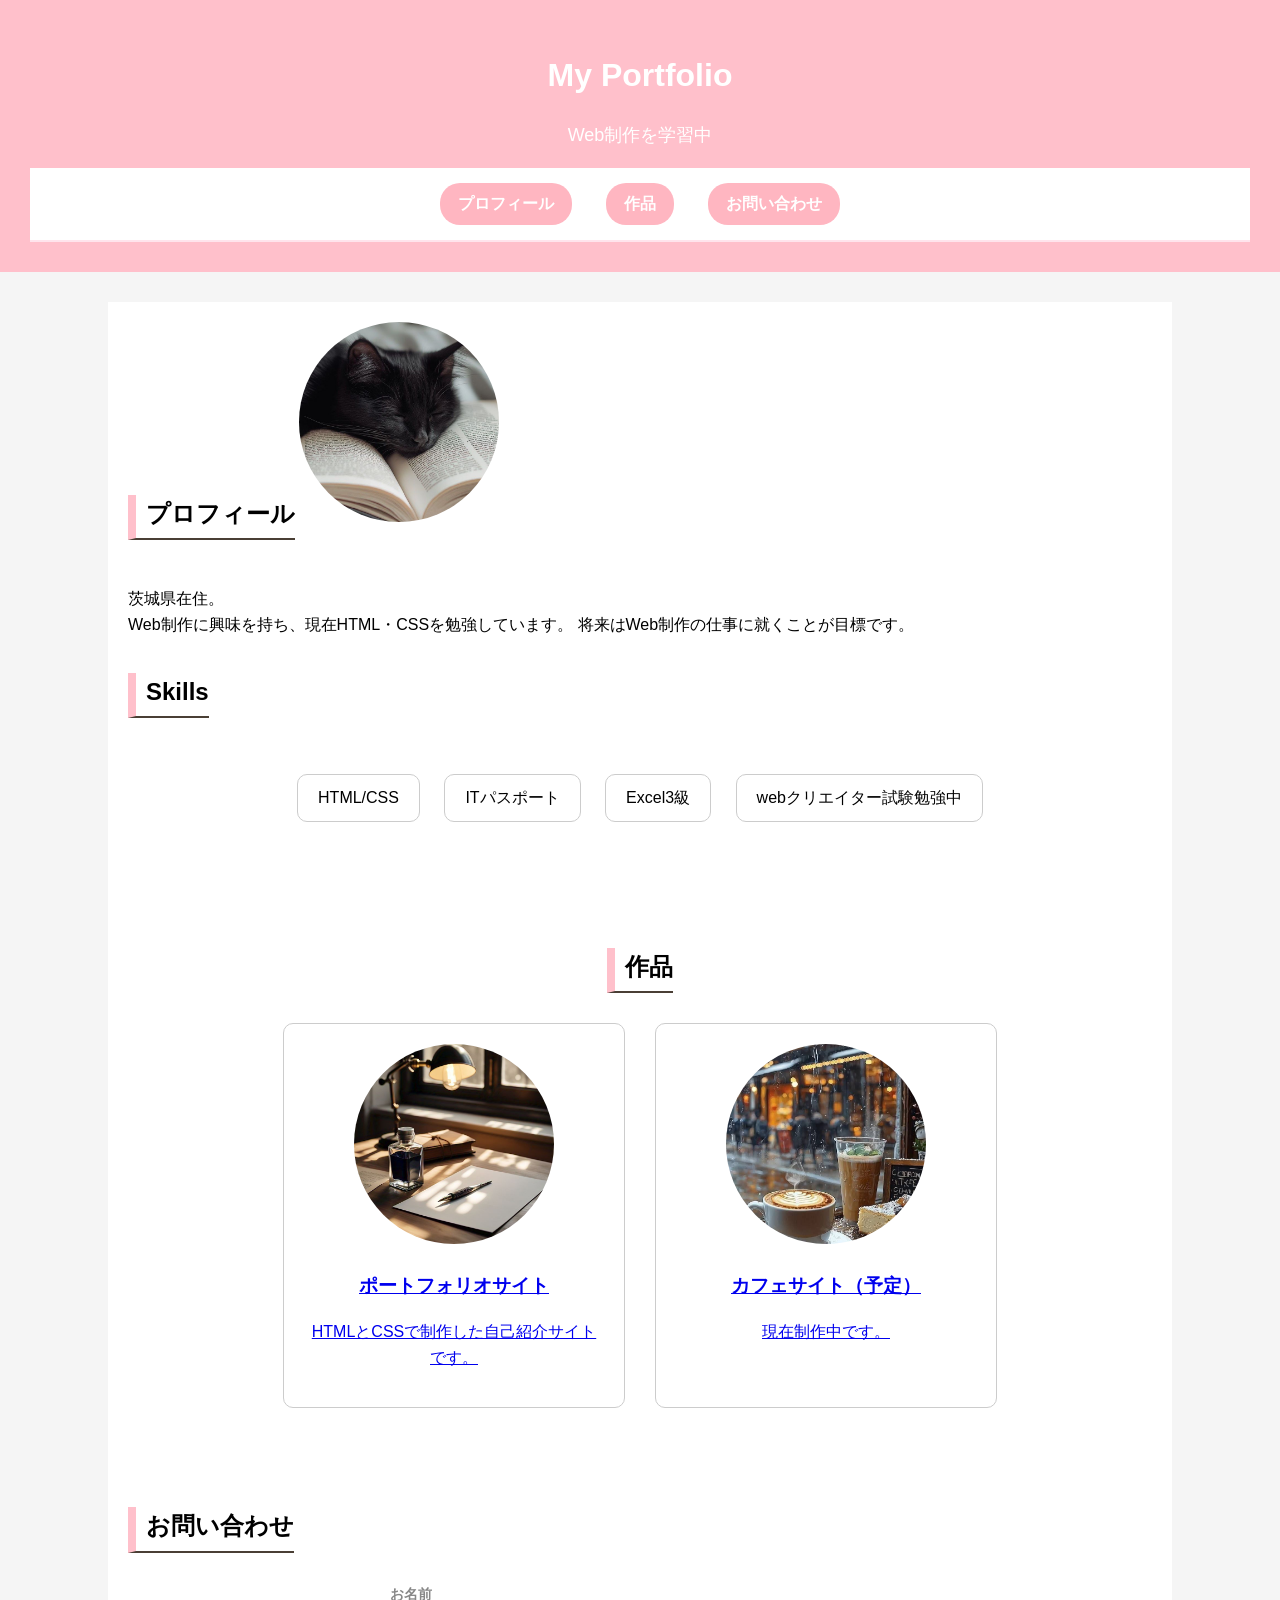
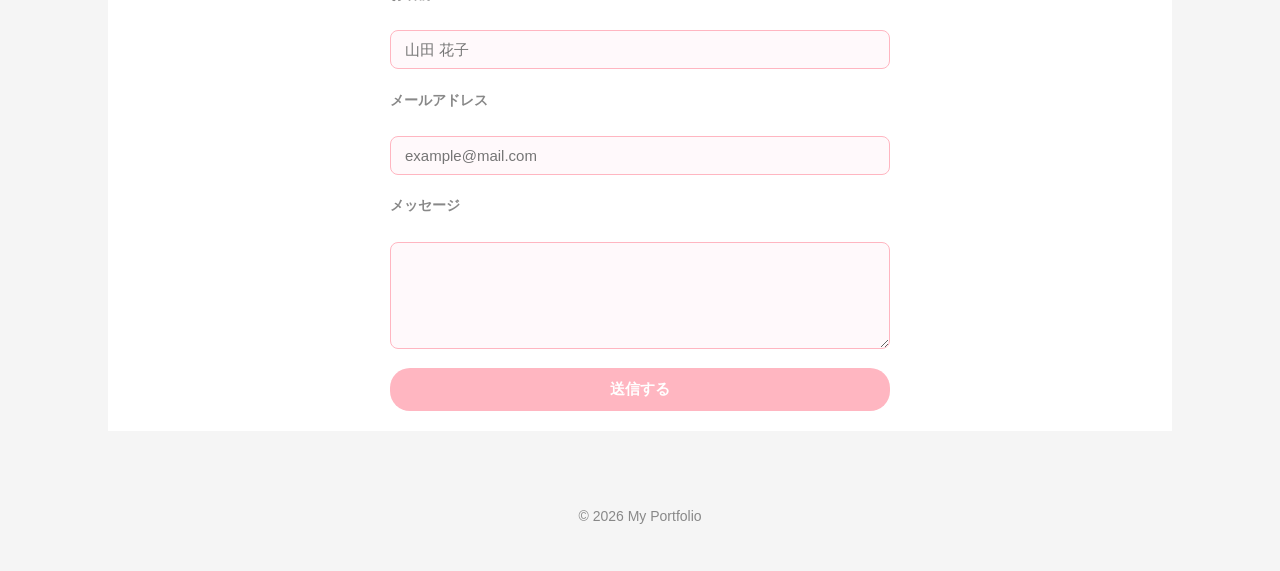
<file: index.html>
<!DOCTYPE html>
<html lang="ja">
<head>
  <meta charset="UTF-8">
  <meta name="viewport" content="width=device-width, initial-scale=1.0">
  <title>mikiのポートフォリオ</title>
  <link rel="stylesheet" href="css/style.css">
</head>
<body class="index">
  <header>
  <h1>My Portfolio</h1>
<p>Web制作を学習中</p>

  <nav>
    <a href="#profile">プロフィール</a>
    <a href="#works">作品</a>
    <a href="#contact">お問い合わせ</a>
  </nav>
</header>

<main>
  <section id="profile">
    <h2>プロフィール</h2>
    <img class="profile-img" src="images/black-cat.jpg" alt="プロフィール写真">
    <p>茨城県在住。<br>
      Web制作に興味を持ち、現在HTML・CSSを勉強しています。
      将来はWeb制作の仕事に就くことが目標です。
    </p>
  </section>

  <section>
  <h2>Skills</h2>
  <ul>
    <li>HTML/CSS</li>
    <li>ITパスポート</li>
    <li>Excel3級</li>
    <li>webクリエイター試験勉強中</li>
  </ul>
</section>

  <section id="works">
  <h2>作品</h2>

  <div class="works-container">

    <a href="portfolio.html" class="work-card">
  <img src="images/portforio.jpg" alt="ポートフォリオ">
  <h3>ポートフォリオサイト</h3>
  <p>HTMLとCSSで制作した自己紹介サイトです。</p>
</a>

    <a href="cafe.html" class="work-card">
      <img src="images/cafe.jpg" alt="カフェサイト">
      <h3>カフェサイト（予定）</h3>
      <p>現在制作中です。</p>
    </a>     
  


  </div>  



</section>

<section id="contact">
  <h2>お問い合わせ</h2>
</section>

<form>
  <label>お名前</label>
  <input type="text" placeholder="山田 花子">

  <label>メールアドレス</label>
  <input type="email" placeholder="example@mail.com">

  <label>メッセージ</label>
  <textarea rows="5"></textarea>

  <button type="submit">送信する</button>
</form>

</main>

<footer>
  <p>© 2026 My Portfolio</p>
</footer>
  
</body>
</html>
</file>
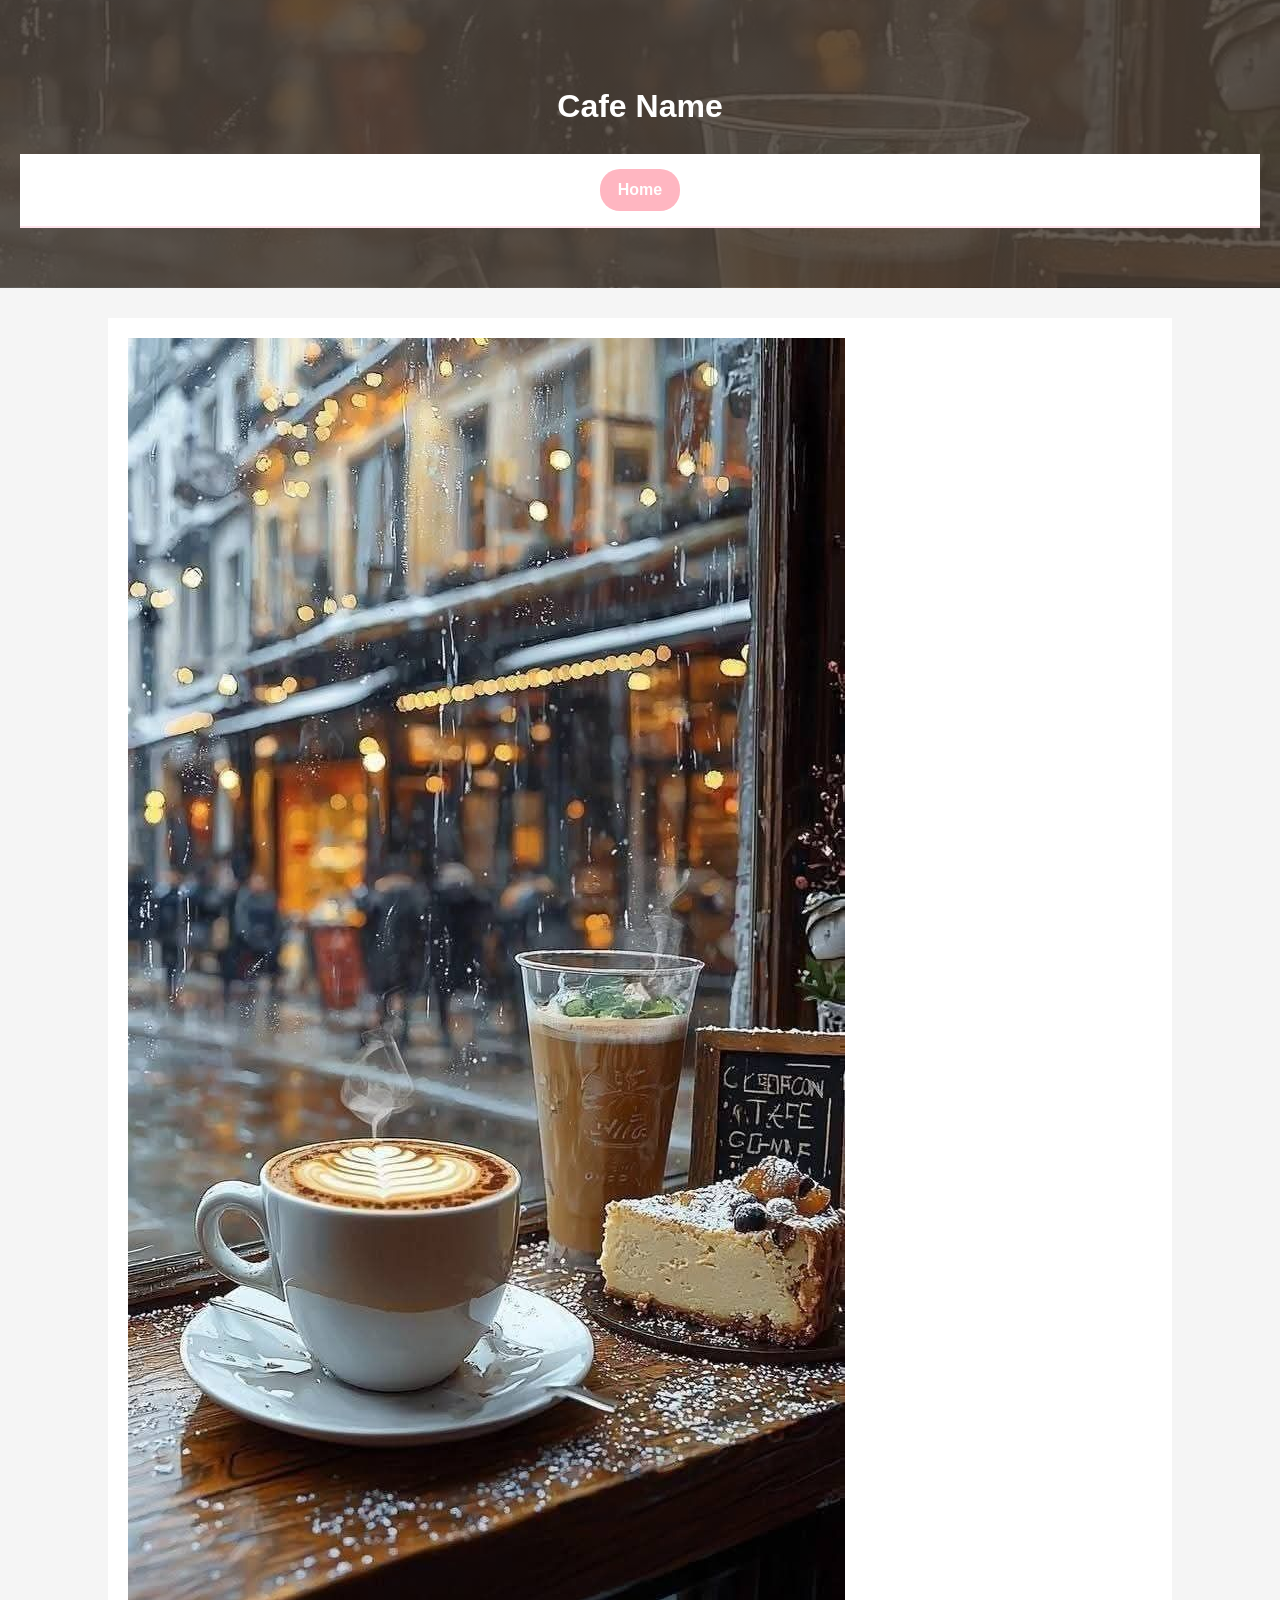
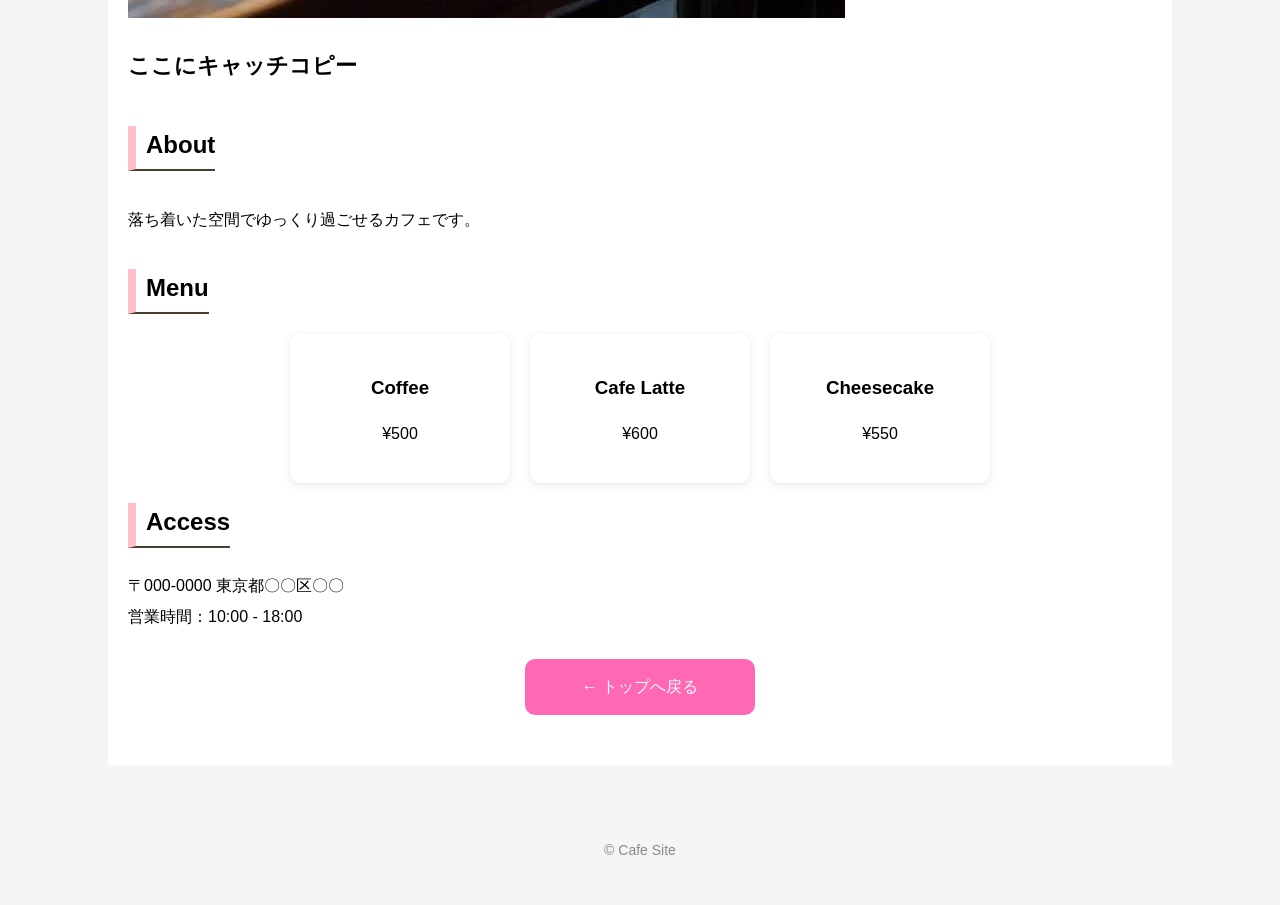
<file: cafe.html>
<!DOCTYPE html>
<html lang="ja">
<head>
  <meta charset="UTF-8">
  <meta name="viewport" content="width=device-width, initial-scale=1.0">
  <title>Cafe Site</title>
  <link rel="stylesheet" href="css/style.css">
</head>

<body class="cafe">

<header>
  <h1>Cafe Name</h1>
  <nav>
    <a href="index.html">Home</a>
  </nav>
</header>

<main>

  <section id="hero">

    <img src="images/cafe.jpg" alt="カフェの写真" class="cafe-img">
    <p>ここにキャッチコピー</p>

  </section>

  <section id="about">
    <h2>About</h2>
    <p>落ち着いた空間でゆっくり過ごせるカフェです。</p>
  </section>

  <section id="menu">
  <h2>Menu</h2>

  <div class="menu-container">

    <div class="menu-card">
      <h3>Coffee</h3>
      <p>¥500</p>
    </div>

    <div class="menu-card">
      <h3>Cafe Latte</h3>
      <p>¥600</p>
    </div>

    <div class="menu-card">
      <h3>Cheesecake</h3>
      <p>¥550</p>
    </div>

  </div>
</section>

  <section id="access">
    <h2>Access</h2>
    <p>〒000-0000 東京都〇〇区〇〇</p>
    <p>営業時間：10:00 - 18:00</p>
  </section>

  <a href="index.html" class="back-btn">← トップへ戻る</a>

</main>

<footer>
  <p>© Cafe Site</p>
</footer>

</body>
</html>
</file>
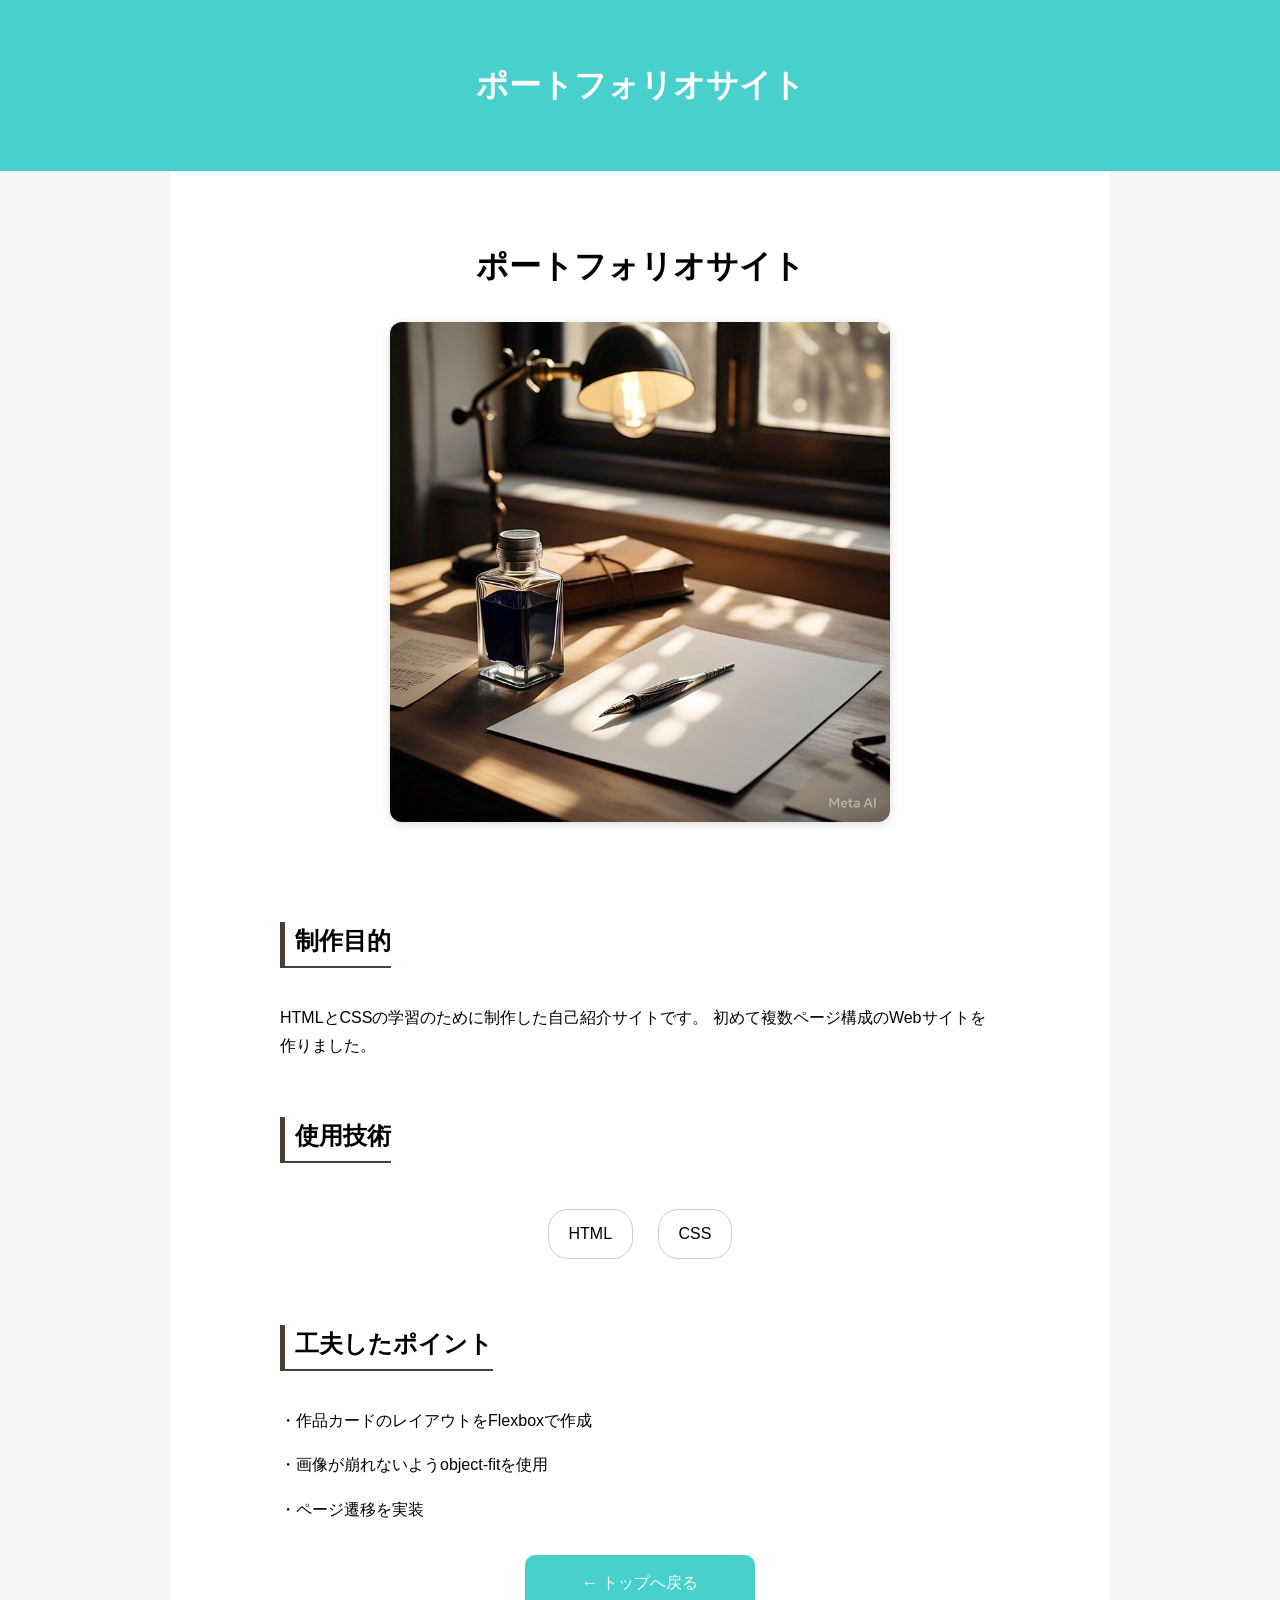
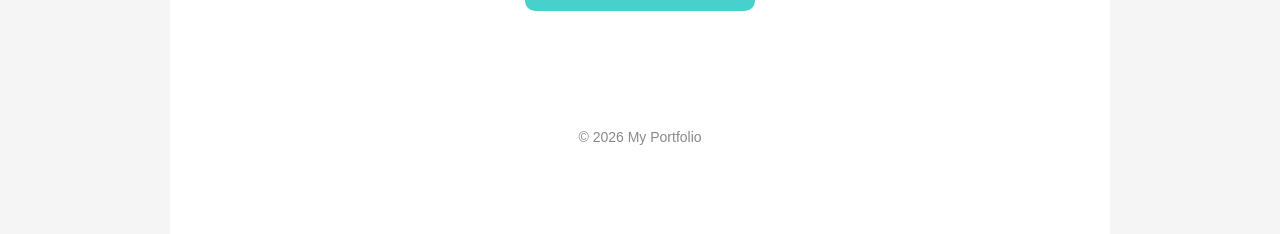
<file: portfolio.html>
<!DOCTYPE html>
<html lang="ja">
<head>
  <meta charset="UTF-8">
  <meta name="viewport" content="width=device-width, initial-scale=1.0">
  <title>ポートフォリオサイト</title>
  <link rel="stylesheet" href="css/style.css">
</head>

<body class="portfolio">

<header>
  <h1>ポートフォリオサイト</h1>
</header>

<main>  
<h1>ポートフォリオサイト</h1>

<img src="images/portforio.jpg" alt="サイト画像" class="detail-img">


<main>

<h2>制作目的</h2>
<p>
HTMLとCSSの学習のために制作した自己紹介サイトです。
初めて複数ページ構成のWebサイトを作りました。
</p>

<h2>使用技術</h2>
<ul class="skill-list">
  <li>HTML</li>
  <li>CSS</li>
</ul>

<h2>工夫したポイント</h2>
<p>・作品カードのレイアウトをFlexboxで作成</p>  
<p>・画像が崩れないようobject-fitを使用</p>  
<p>・ページ遷移を実装</p>

<a href="index.html" class="back-btn">← トップへ戻る</a>

</main>

<footer>
  <p>© 2026 My Portfolio</p>
</footer>

</body>
</html>
</file>
<file: css/style.css>
/* 全体設定 */
html {
  scroll-behavior: smooth;
}

body {
  background-color: #f5f5f5;
  font-family: sans-serif;
  margin: 0;
}

header {
  background-color: pink;
  color: white;
  text-align: center;
  padding: 30px;
}

main {
  background-color: white;
  width: 80%;
  margin: 30px auto;
  padding: 20px;
}

h2 {
  border-left: 8px solid pink;
  padding-left: 10px;
}

footer {
  text-align: center;
  padding: 20px;
  color: gray;
}

/* プロフィール画像 */
.profile-img {
  width: 200px;
  height: 200px;
  border-radius: 50%;
  object-fit: cover;
}

/* ナビ */
nav {
  text-align: center;
}

nav a {
  display: inline-block;
  margin: 10px;
}

/* スキル */
ul {
  list-style: none;
  padding: 0;
  text-align: center;
}

li {
  display: inline-block;
  border: 1px solid #ccc;
  padding: 10px 20px;
  margin: 10px;
  border-radius: 10px;
}

/* ===== Works ===== */
#works {
  padding: 80px 20px;
  text-align: center;
}

.works-container {
  display: flex;
  justify-content: center;
  gap: 30px;
  flex-wrap: wrap;
}

.work-card {
  width: 300px;
  border: 1px solid #ccc;
  padding: 20px;
  border-radius: 10px;
  background: white;
}

.work-card img {
  width: 200px;
  height: 200px;
  border-radius: 50%;
  object-fit: cover;
}

/* ===== ナビを可愛く ===== */

nav {
  background: white;
  padding: 15px;
  border-bottom: 2px solid #ffe4ec;
}

nav a {
  display: inline-block;
  margin: 0 15px;
  padding: 8px 18px;
  background: #ffb6c1;
  color: white;
  text-decoration: none;
  border-radius: 20px;
  font-weight: bold;
  transition: 0.3s;
}

/* ホバー効果（超大事✨） */
nav a:hover {
  background: hotpink;
  transform: translateY(-2px);
}

.work-card a {
  text-decoration: none;
  color: black;
  display: block;
}

.work-card:hover {
  transform: translateY(-5px);
  transition: 0.3s;
}

.back-btn {
  display: block;
  width: 200px;
  margin: 30px auto;
  padding: 15px;
  background-color:hotpink;
  color: white;
  text-align: center;
  text-decoration: none;
  border-radius: 10px;
}

.work-card {
  transition: 0.3s;
}

.work-card:hover {
  transform: translateY(-8px);
  box-shadow: 0 10px 25px rgba(0,0,0,0.15);
}

.skill-list li{
  display:inline-block;
  margin:10px;
  padding:10px 20px;
  border:1px solid #ccc;
  border-radius:20px;
}

footer{
  text-align:center;
  padding:30px;
  color:#888;
  font-size:14px;
}

header p{
  margin-top:10px;
  font-size:18px;
}

/* カフェ全体の余白と見た目を整える */
main {
  background: #fff;
}

/* セクションの見出しを整える */
h2 {
  border-bottom: 2px solid #4a3f35;
  padding-bottom: 5px;
  display: inline-block;
}

/* アクセスを少し見やすく */
#access p {
  margin: 5px 0;
}

#hero p {
  font-size: 1.4rem;
  font-weight: bold;
}

header nav {
  margin-top: 10px;
}

header nav a:hover {
  text-decoration: underline;
}

/* 横並びレイアウト */
.menu-container {
  display: flex;
  gap: 20px;
  justify-content: center;
  flex-wrap: wrap;
}

/* カード本体 */
.menu-card {
  background: white;
  width: 180px;
  padding: 20px;
  text-align: center;
  border-radius: 10px;
  box-shadow: 0 2px 8px rgba(0,0,0,0.1);
  transition: 0.2s;
}

/* ホバーでちょい浮く */
.menu-card:hover {
  transform: translateY(-5px);
}

.cafe header {
  background: linear-gradient(
    rgba(74, 63, 53, 0.85),
    rgba(74, 63, 53, 0.85)
  ),
  url("../images/cafe.jpg");
  background-size: cover;
  background-position: center;
  color: white;
  padding: 60px 20px;
}

body {
  margin: 0;
  font-family: Arial, sans-serif;
  line-height: 1.6;
}

.index h1 {
  font-size: 2rem;
  text-align: center;
  margin: 20px 0;
}

.index h2 {
  text-align: center;
  margin-bottom: 30px;
}

.index .card-container {
  display: flex;
  flex-wrap: wrap;
  gap: 20px;
  justify-content: center;
  max-width: 1000px;
  margin: 0 auto;
}

.portfolio main {
  max-width: 900px;
  margin: 0 auto;
  padding: 40px 20px;
}

.portfolio h1 {
  text-align: center;
  margin: 30px 0;
  font-size: 2rem;
}

.portfolio h2 {
  margin-top: 40px;
  border-left: 5px solid #4a3f35;
  padding-left: 10px;
}

.portfolio p,
.portfolio li {
  line-height: 1.8;
}

.portfolio .detail-img {

  width: 80%;
  max-width: 500px;
  height: auto;
  display: block;
  margin: 20px auto;
  border-radius: 12px;
  box-shadow: 0 2px 10px rgba(0,0,0,0.15);
}

.portfolio header{
  background-color:mediumturquoise;
  color: white;
  text-align: center;
  padding: 30px;
}

.portfolio .back-btn {
  display: block;
  width: 200px;
  margin: 30px auto;
  padding: 15px;
  background-color:mediumturquoise;
  color: white;
  text-align: center;
  text-decoration: none;
  border-radius: 10px;
}

/* お問い合わせフォーム */
form {
  max-width: 500px;
  margin: 0 auto;
  display: flex;
  flex-direction: column;
  gap: 1.2rem;
}

form label {
  display: block;
  font-size: 14px;
  font-weight: bold;
  color: #888;
  margin-bottom: 6px;
}

form input,
form textarea {
  width: 100%;
  border: 1px solid #ffb6c1;
  border-radius: 8px;
  padding: 10px 14px;
  font-size: 15px;
  background: #fff9fb;
  box-sizing: border-box;
}

form textarea {
  resize: vertical;
  font-family: inherit;
}

form button {
  background: #ffb6c1;
  color: white;
  border: none;
  border-radius: 20px;
  padding: 12px;
  font-size: 15px;
  font-weight: bold;
  cursor: pointer;
  transition: 0.3s;
}

form button:hover {
  background: hotpink;
}


@media (max-width: 768px) {
  nav {
    display: flex;
    flex-direction: column;
    align-items: center;
    gap: 10px;
  }
  nav a {
    display: block; /* ← これを追加！ */
    width: fit-content;
  }
}


@media (max-width: 768px) {
  main {
    width: 95%;
    padding: 15px;
  }
}

@media (max-width: 768px) {
  .cafe-img {
  width: 100%;
  max-width: 500px;
  height: auto;
  display: block;
  margin: 0 auto;
  border-radius: 10px;
}
  }

@media (max-width: 768px) {
  .portfolio header {
    padding: 15px;  /* 余白を小さく */
  }

  .portfolio header h1 {
    font-size: 1.2rem;  /* 文字を小さく */
  }
}
</file>
